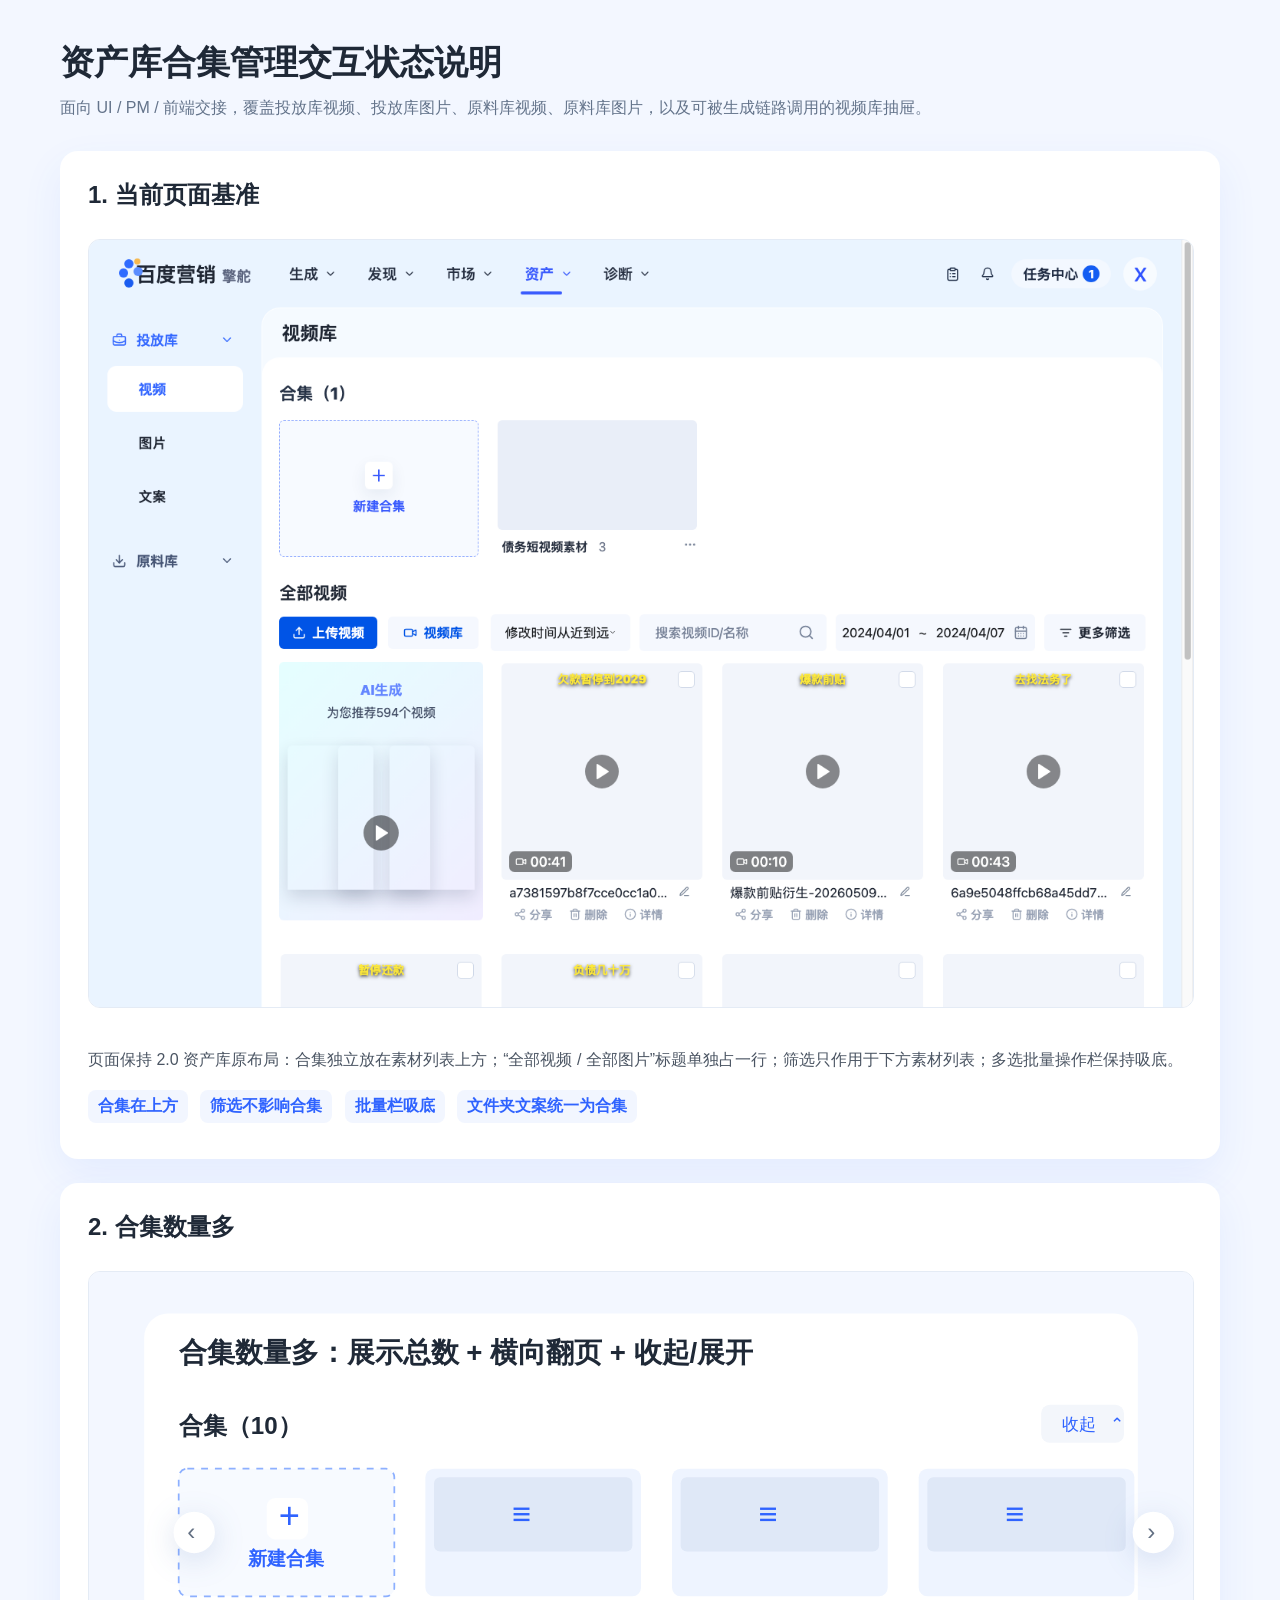
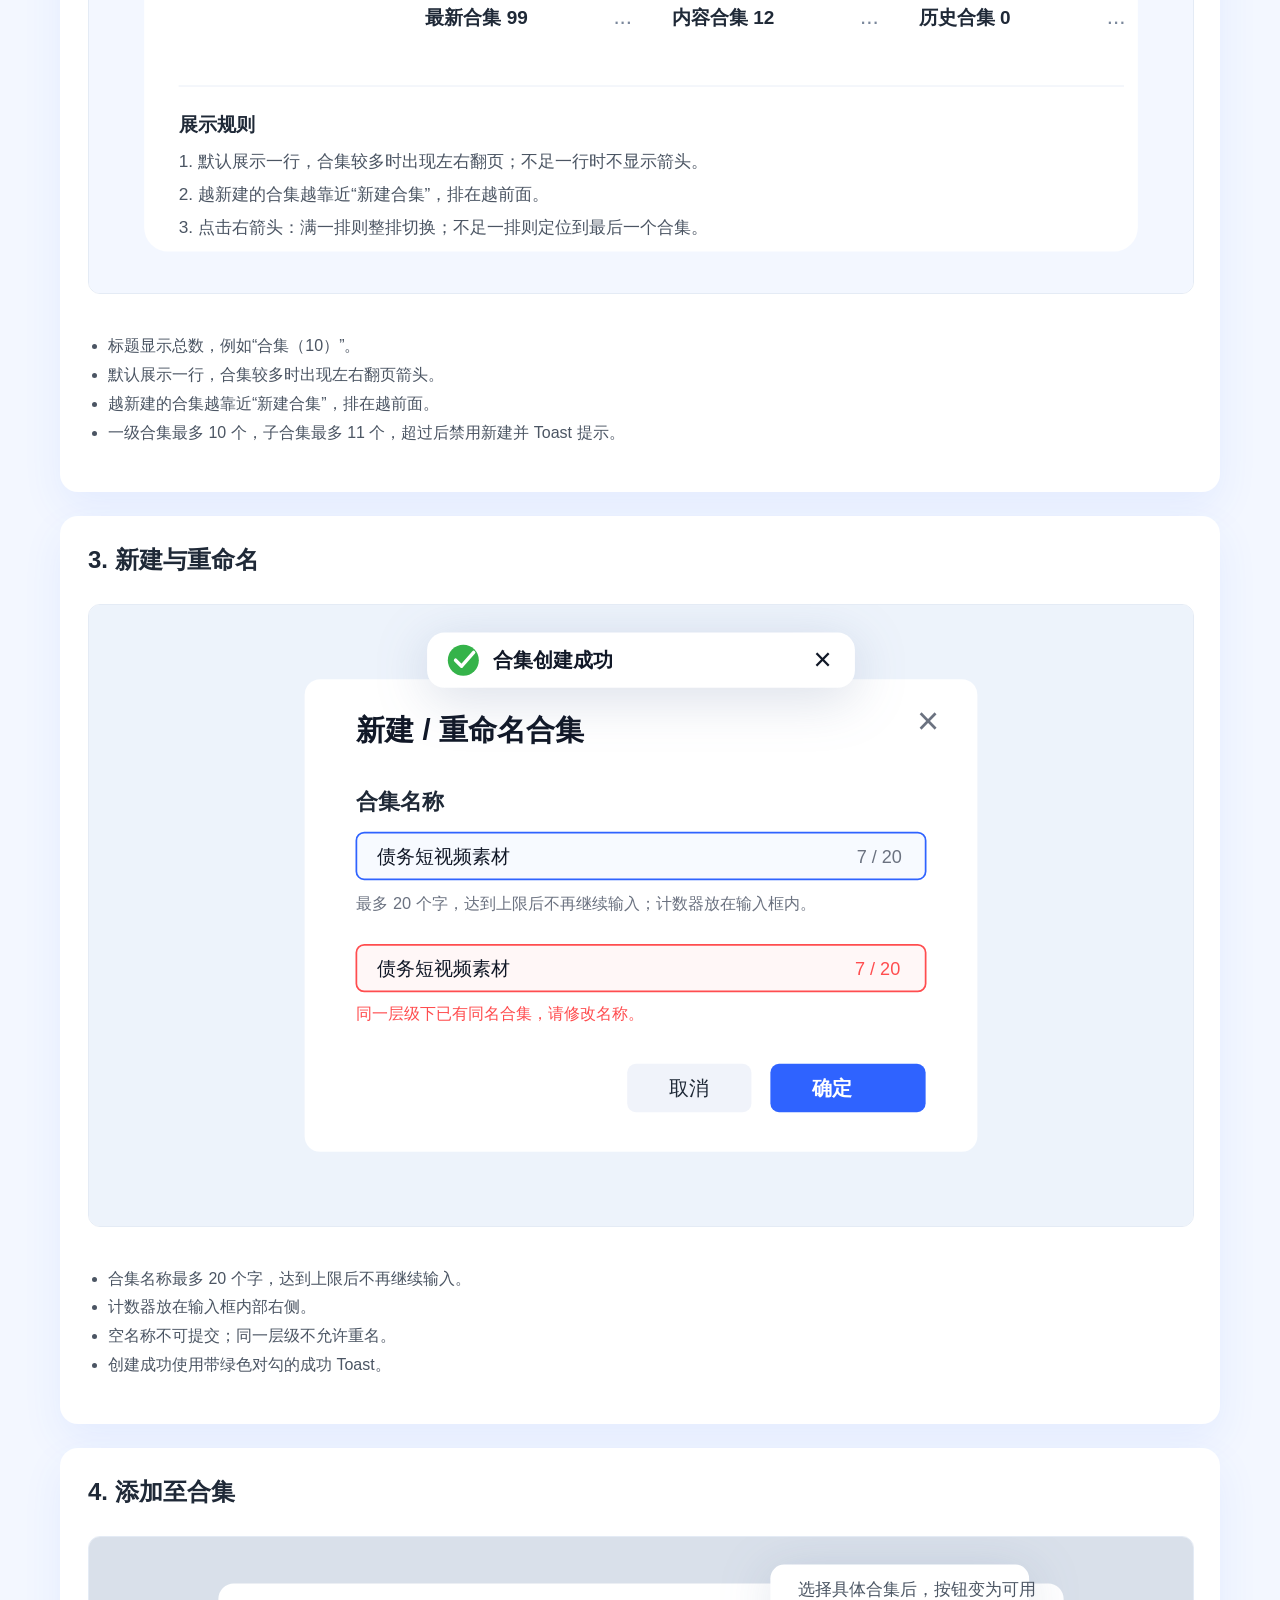
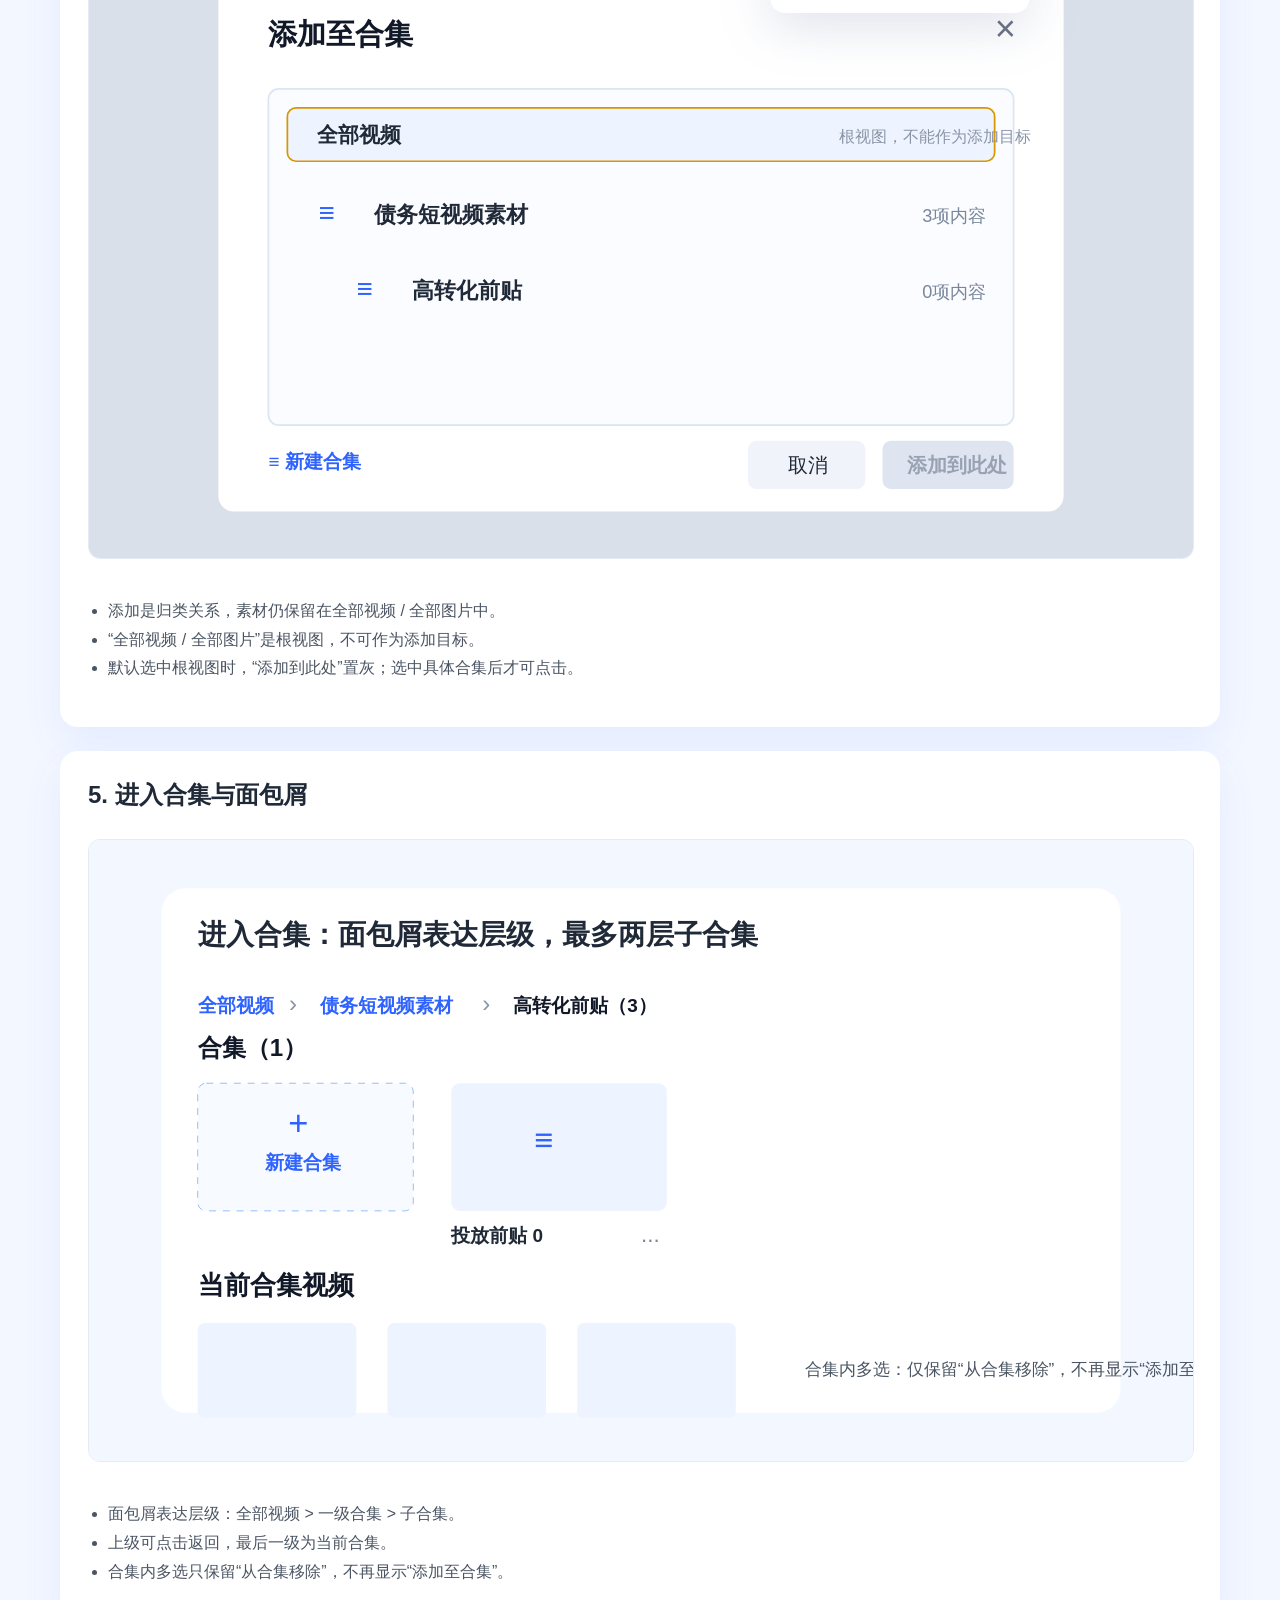
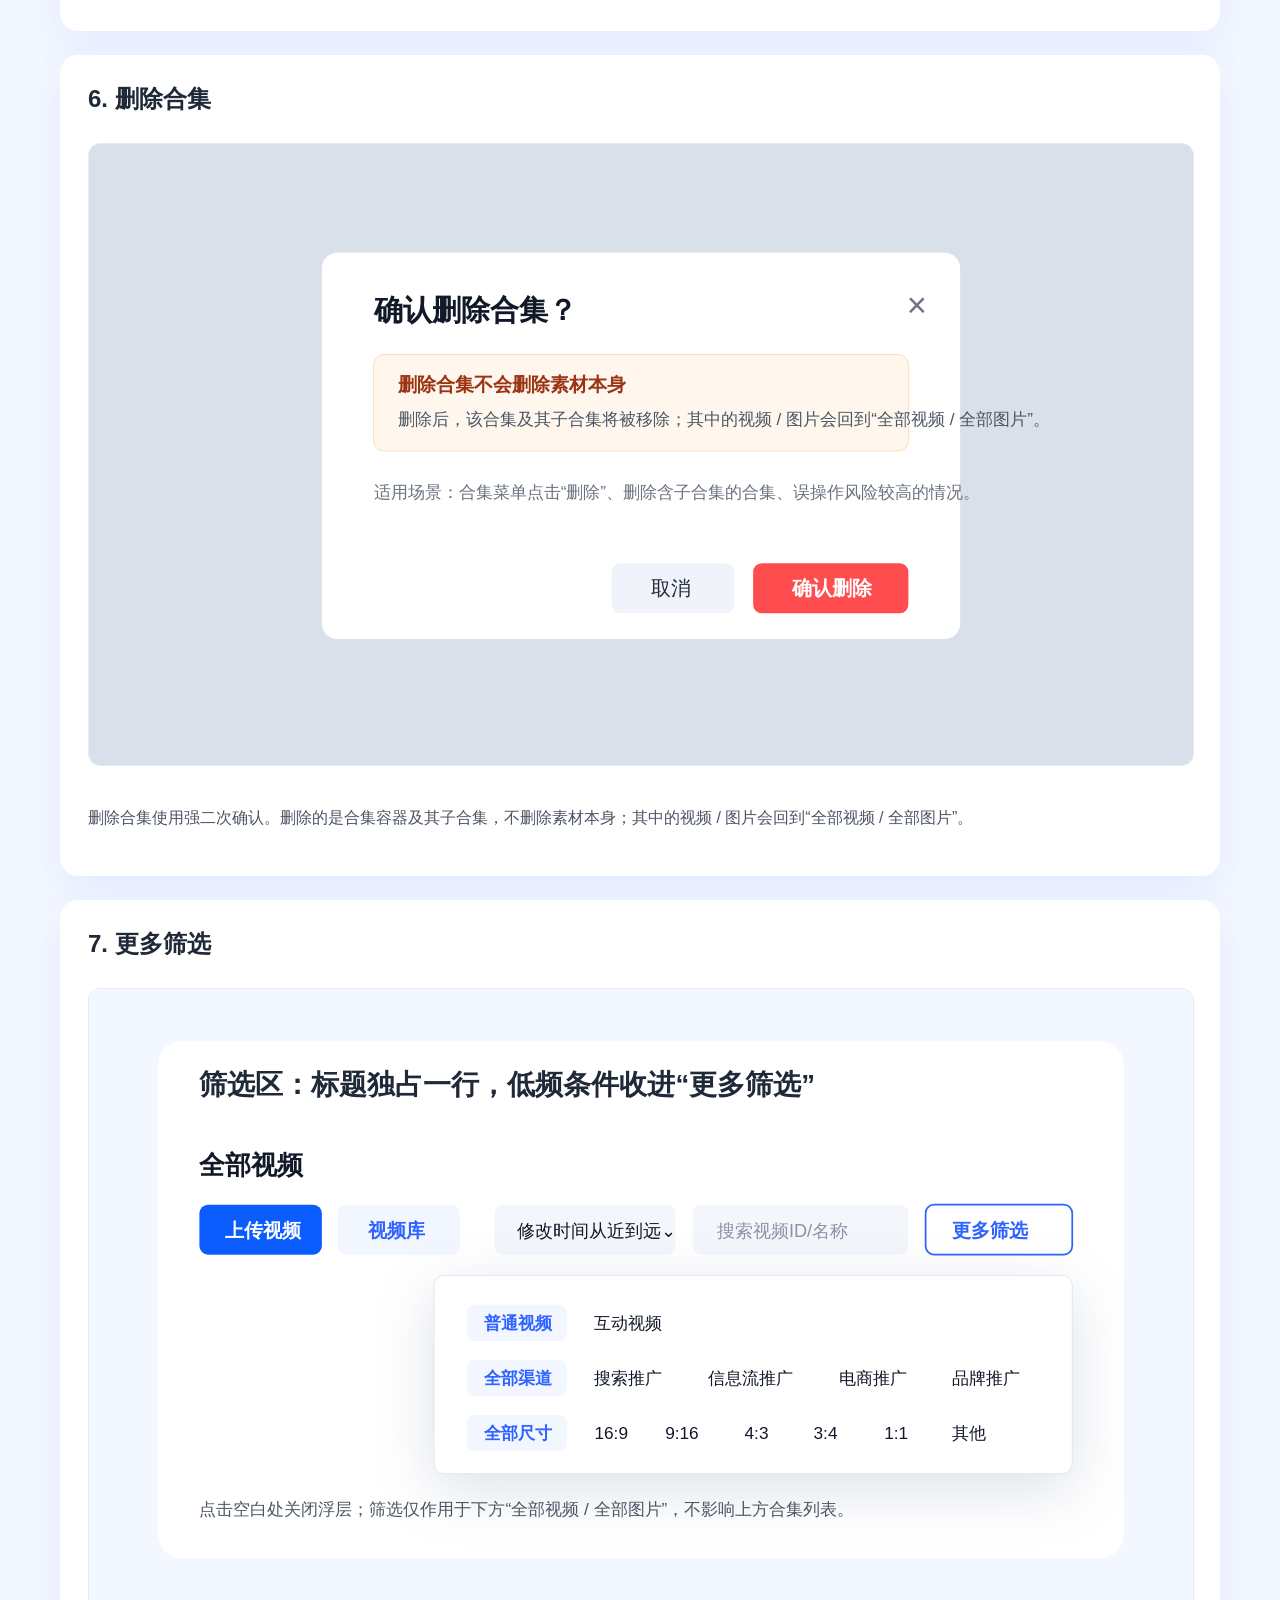
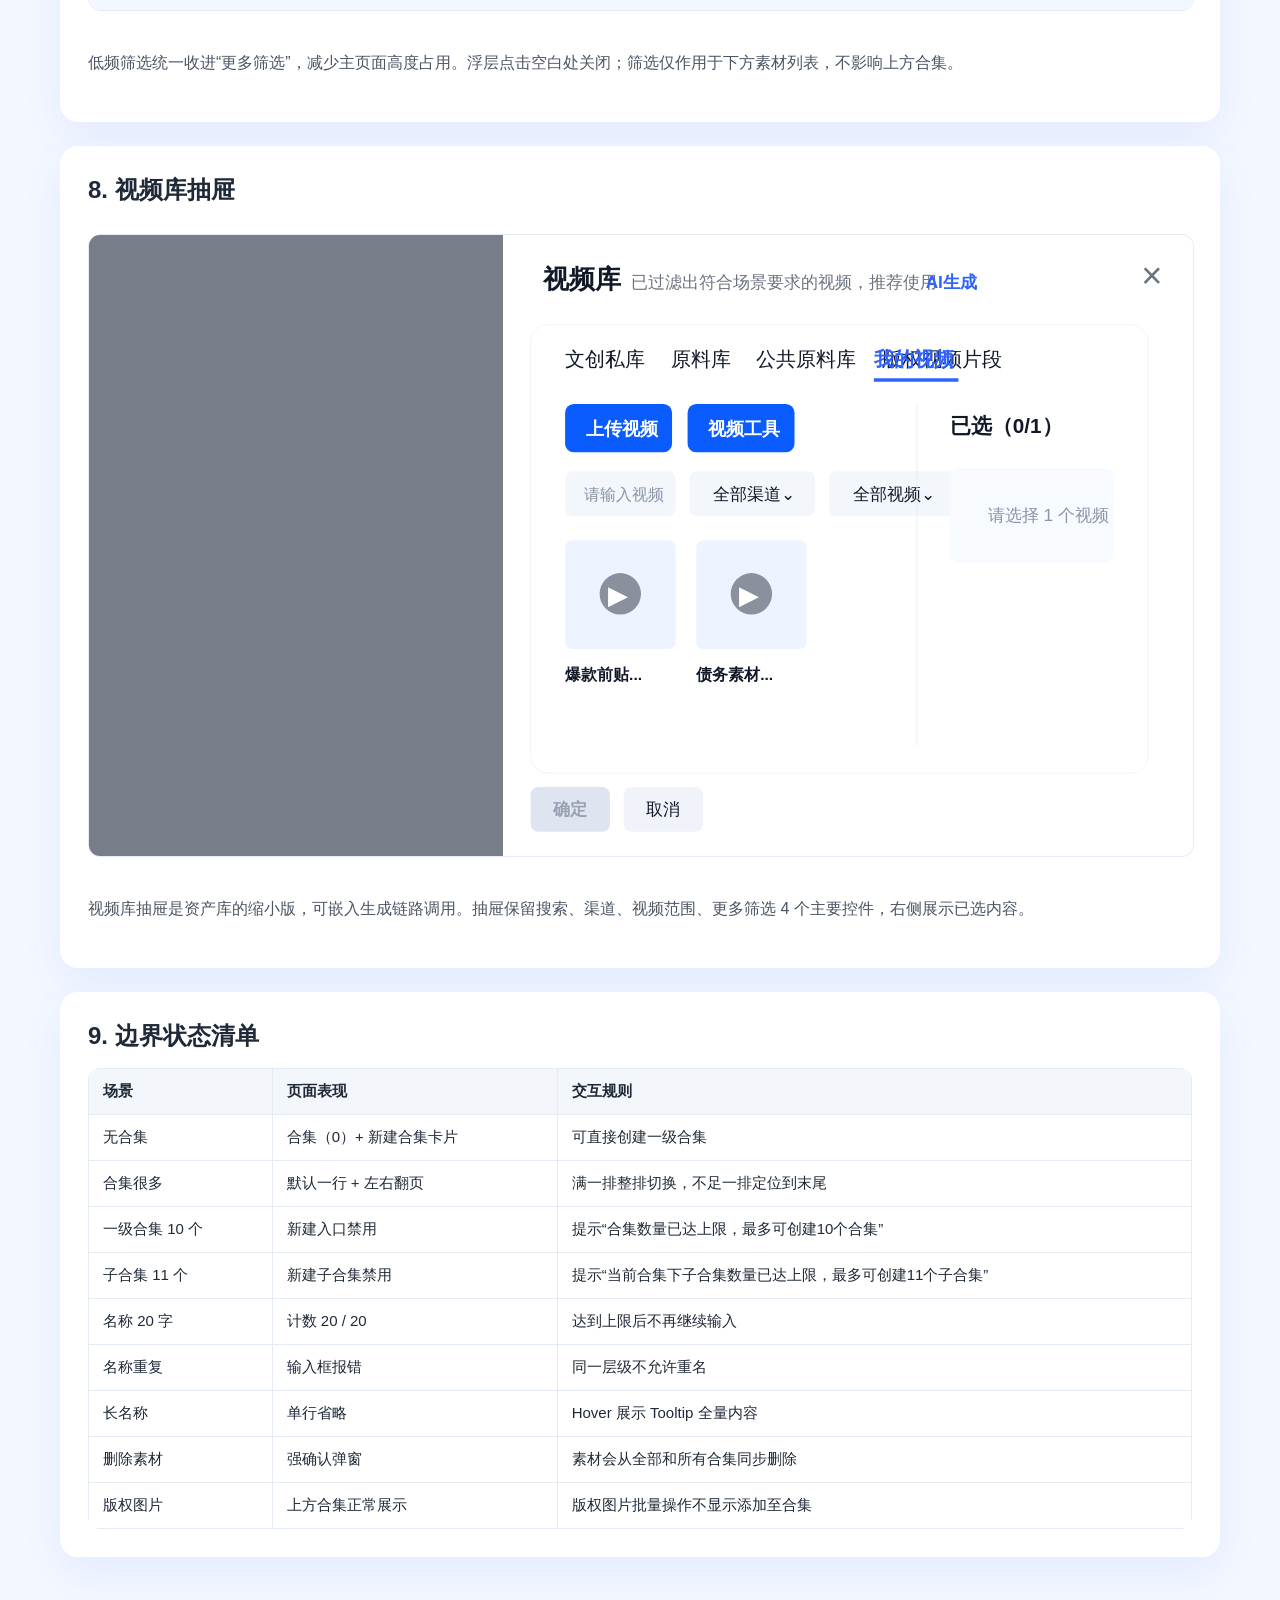
<file: docs/asset-library-states/index.html>
<!doctype html>
<html lang="zh-CN">
<head>
  <meta charset="UTF-8" />
  <meta name="viewport" content="width=device-width, initial-scale=1.0" />
  <title>资产库合集管理交互状态说明</title>
  <style>
    :root {
      color: #1f2937;
      background: #f3f7ff;
      font-family: -apple-system, BlinkMacSystemFont, "PingFang SC", "Microsoft YaHei", Arial, sans-serif;
    }
    body {
      margin: 0;
      padding: 40px;
    }
    main {
      max-width: 1160px;
      margin: 0 auto;
    }
    header {
      margin-bottom: 28px;
    }
    h1 {
      margin: 0 0 10px;
      font-size: 34px;
      line-height: 1.3;
    }
    .sub {
      color: #64748b;
      font-size: 16px;
      line-height: 1.8;
    }
    section {
      margin: 24px 0;
      padding: 28px;
      border-radius: 18px;
      background: #fff;
      box-shadow: 0 16px 40px rgba(47, 99, 255, .08);
    }
    h2 {
      margin: 0 0 16px;
      font-size: 24px;
    }
    h3 {
      margin: 22px 0 10px;
      font-size: 18px;
    }
    p, li {
      color: #4b5563;
      font-size: 16px;
      line-height: 1.8;
    }
    ul {
      padding-left: 20px;
    }
    img {
      width: 100%;
      margin: 12px 0 18px;
      border-radius: 12px;
      border: 1px solid #e4ebf5;
      background: #fff;
    }
    table {
      width: 100%;
      border-collapse: collapse;
      overflow: hidden;
      border-radius: 12px;
      font-size: 15px;
    }
    th, td {
      padding: 13px 14px;
      border: 1px solid #e4ebf5;
      text-align: left;
      vertical-align: top;
    }
    th {
      background: #f3f6fb;
      color: #1f2937;
    }
    .pill {
      display: inline-block;
      margin: 0 8px 8px 0;
      padding: 6px 10px;
      border-radius: 8px;
      background: #f2f6ff;
      color: #2f63ff;
      font-weight: 600;
    }
  </style>
</head>
<body>
  <main>
    <header>
      <h1>资产库合集管理交互状态说明</h1>
      <div class="sub">面向 UI / PM / 前端交接，覆盖投放库视频、投放库图片、原料库视频、原料库图片，以及可被生成链路调用的视频库抽屉。</div>
    </header>

    <section>
      <h2>1. 当前页面基准</h2>
      <img src="images/01-current-page.png" alt="当前页面基准" />
      <p>页面保持 2.0 资产库原布局：合集独立放在素材列表上方；“全部视频 / 全部图片”标题单独占一行；筛选只作用于下方素材列表；多选批量操作栏保持吸底。</p>
      <div>
        <span class="pill">合集在上方</span>
        <span class="pill">筛选不影响合集</span>
        <span class="pill">批量栏吸底</span>
        <span class="pill">文件夹文案统一为合集</span>
      </div>
    </section>

    <section>
      <h2>2. 合集数量多</h2>
      <img src="images/02-collection-overflow.svg" alt="合集数量多状态" />
      <ul>
        <li>标题显示总数，例如“合集（10）”。</li>
        <li>默认展示一行，合集较多时出现左右翻页箭头。</li>
        <li>越新建的合集越靠近“新建合集”，排在越前面。</li>
        <li>一级合集最多 10 个，子合集最多 11 个，超过后禁用新建并 Toast 提示。</li>
      </ul>
    </section>

    <section>
      <h2>3. 新建与重命名</h2>
      <img src="images/03-create-rename-limit.svg" alt="新建与重命名状态" />
      <ul>
        <li>合集名称最多 20 个字，达到上限后不再继续输入。</li>
        <li>计数器放在输入框内部右侧。</li>
        <li>空名称不可提交；同一层级不允许重名。</li>
        <li>创建成功使用带绿色对勾的成功 Toast。</li>
      </ul>
    </section>

    <section>
      <h2>4. 添加至合集</h2>
      <img src="images/04-add-to-collection.svg" alt="添加至合集状态" />
      <ul>
        <li>添加是归类关系，素材仍保留在全部视频 / 全部图片中。</li>
        <li>“全部视频 / 全部图片”是根视图，不可作为添加目标。</li>
        <li>默认选中根视图时，“添加到此处”置灰；选中具体合集后才可点击。</li>
      </ul>
    </section>

    <section>
      <h2>5. 进入合集与面包屑</h2>
      <img src="images/07-breadcrumb-nested.svg" alt="进入合集与面包屑" />
      <ul>
        <li>面包屑表达层级：全部视频 &gt; 一级合集 &gt; 子合集。</li>
        <li>上级可点击返回，最后一级为当前合集。</li>
        <li>合集内多选只保留“从合集移除”，不再显示“添加至合集”。</li>
      </ul>
    </section>

    <section>
      <h2>6. 删除合集</h2>
      <img src="images/05-delete-confirm.svg" alt="删除合集确认" />
      <p>删除合集使用强二次确认。删除的是合集容器及其子合集，不删除素材本身；其中的视频 / 图片会回到“全部视频 / 全部图片”。</p>
    </section>

    <section>
      <h2>7. 更多筛选</h2>
      <img src="images/06-more-filter.svg" alt="更多筛选状态" />
      <p>低频筛选统一收进“更多筛选”，减少主页面高度占用。浮层点击空白处关闭；筛选仅作用于下方素材列表，不影响上方合集。</p>
    </section>

    <section>
      <h2>8. 视频库抽屉</h2>
      <img src="images/08-video-library-drawer.svg" alt="视频库抽屉状态" />
      <p>视频库抽屉是资产库的缩小版，可嵌入生成链路调用。抽屉保留搜索、渠道、视频范围、更多筛选 4 个主要控件，右侧展示已选内容。</p>
    </section>

    <section>
      <h2>9. 边界状态清单</h2>
      <table>
        <thead>
          <tr><th>场景</th><th>页面表现</th><th>交互规则</th></tr>
        </thead>
        <tbody>
          <tr><td>无合集</td><td>合集（0）+ 新建合集卡片</td><td>可直接创建一级合集</td></tr>
          <tr><td>合集很多</td><td>默认一行 + 左右翻页</td><td>满一排整排切换，不足一排定位到末尾</td></tr>
          <tr><td>一级合集 10 个</td><td>新建入口禁用</td><td>提示“合集数量已达上限，最多可创建10个合集”</td></tr>
          <tr><td>子合集 11 个</td><td>新建子合集禁用</td><td>提示“当前合集下子合集数量已达上限，最多可创建11个子合集”</td></tr>
          <tr><td>名称 20 字</td><td>计数 20 / 20</td><td>达到上限后不再继续输入</td></tr>
          <tr><td>名称重复</td><td>输入框报错</td><td>同一层级不允许重名</td></tr>
          <tr><td>长名称</td><td>单行省略</td><td>Hover 展示 Tooltip 全量内容</td></tr>
          <tr><td>删除素材</td><td>强确认弹窗</td><td>素材会从全部和所有合集同步删除</td></tr>
          <tr><td>版权图片</td><td>上方合集正常展示</td><td>版权图片批量操作不显示添加至合集</td></tr>
        </tbody>
      </table>
    </section>
  </main>
</body>
</html>
</file>
